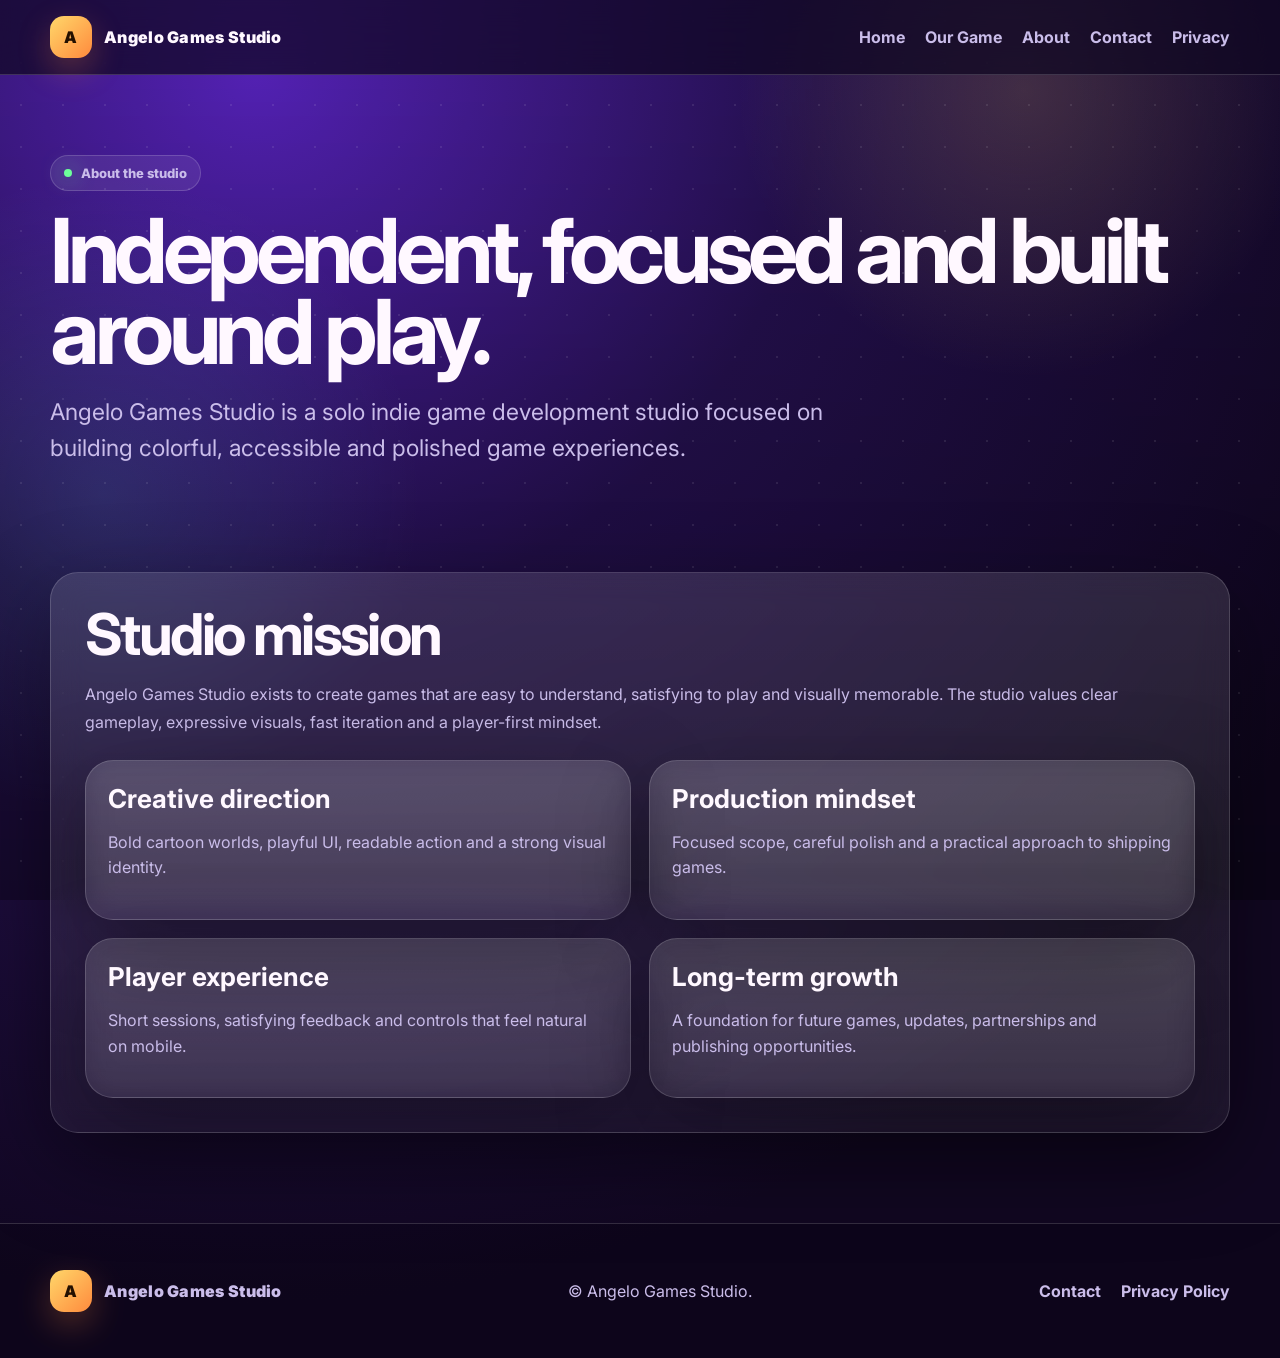
<file: about.html>
<!doctype html><html lang="en"><head><meta charset="utf-8"><meta name="viewport" content="width=device-width,initial-scale=1"><title>About — Angelo Games Studio</title><meta name="description" content="Learn about Angelo Games Studio, an independent game development studio."><link rel="icon" href="assets/favicon.svg"><link rel="stylesheet" href="styles.css"><link href="https://fonts.googleapis.com/css2?family=Inter:wght@500;700;800;900&display=swap" rel="stylesheet"></head><body><div class="stars"></div><header class="nav"><div class="container nav-inner"><a class="brand" href="index.html"><div class="logo">A</div><span>Angelo Games Studio</span></a><button class="mobile-toggle">Menu</button><nav class="links"><a href="index.html">Home</a><a href="game.html">Our Game</a><a href="about.html">About</a><a href="contact.html">Contact</a><a href="privacy.html">Privacy</a></nav></div></header><main><section class="page-hero"><div class="container"><div class="eyebrow"><span class="dot"></span>About the studio</div><h1>Independent, focused and built around play.</h1><p class="lead">Angelo Games Studio is a solo indie game development studio focused on building colorful, accessible and polished game experiences.</p></div></section><section class="text-page"><div class="container"><div class="card content-panel"><h2>Studio mission</h2><p>Angelo Games Studio exists to create games that are easy to understand, satisfying to play and visually memorable. The studio values clear gameplay, expressive visuals, fast iteration and a player-first mindset.</p><div class="mini-grid"><div class="card mini"><h3>Creative direction</h3><p>Bold cartoon worlds, playful UI, readable action and a strong visual identity.</p></div><div class="card mini"><h3>Production mindset</h3><p>Focused scope, careful polish and a practical approach to shipping games.</p></div><div class="card mini"><h3>Player experience</h3><p>Short sessions, satisfying feedback and controls that feel natural on mobile.</p></div><div class="card mini"><h3>Long-term growth</h3><p>A foundation for future games, updates, partnerships and publishing opportunities.</p></div></div></div></div></section></main><footer class="footer"><div class="container footer-grid"><div class="brand"><div class="logo">A</div><span>Angelo Games Studio</span></div><div>© Angelo Games Studio.</div><div class="links"><a href="contact.html">Contact</a><a href="privacy.html">Privacy Policy</a></div></div></footer><script src="script.js"></script></body></html>
</file>
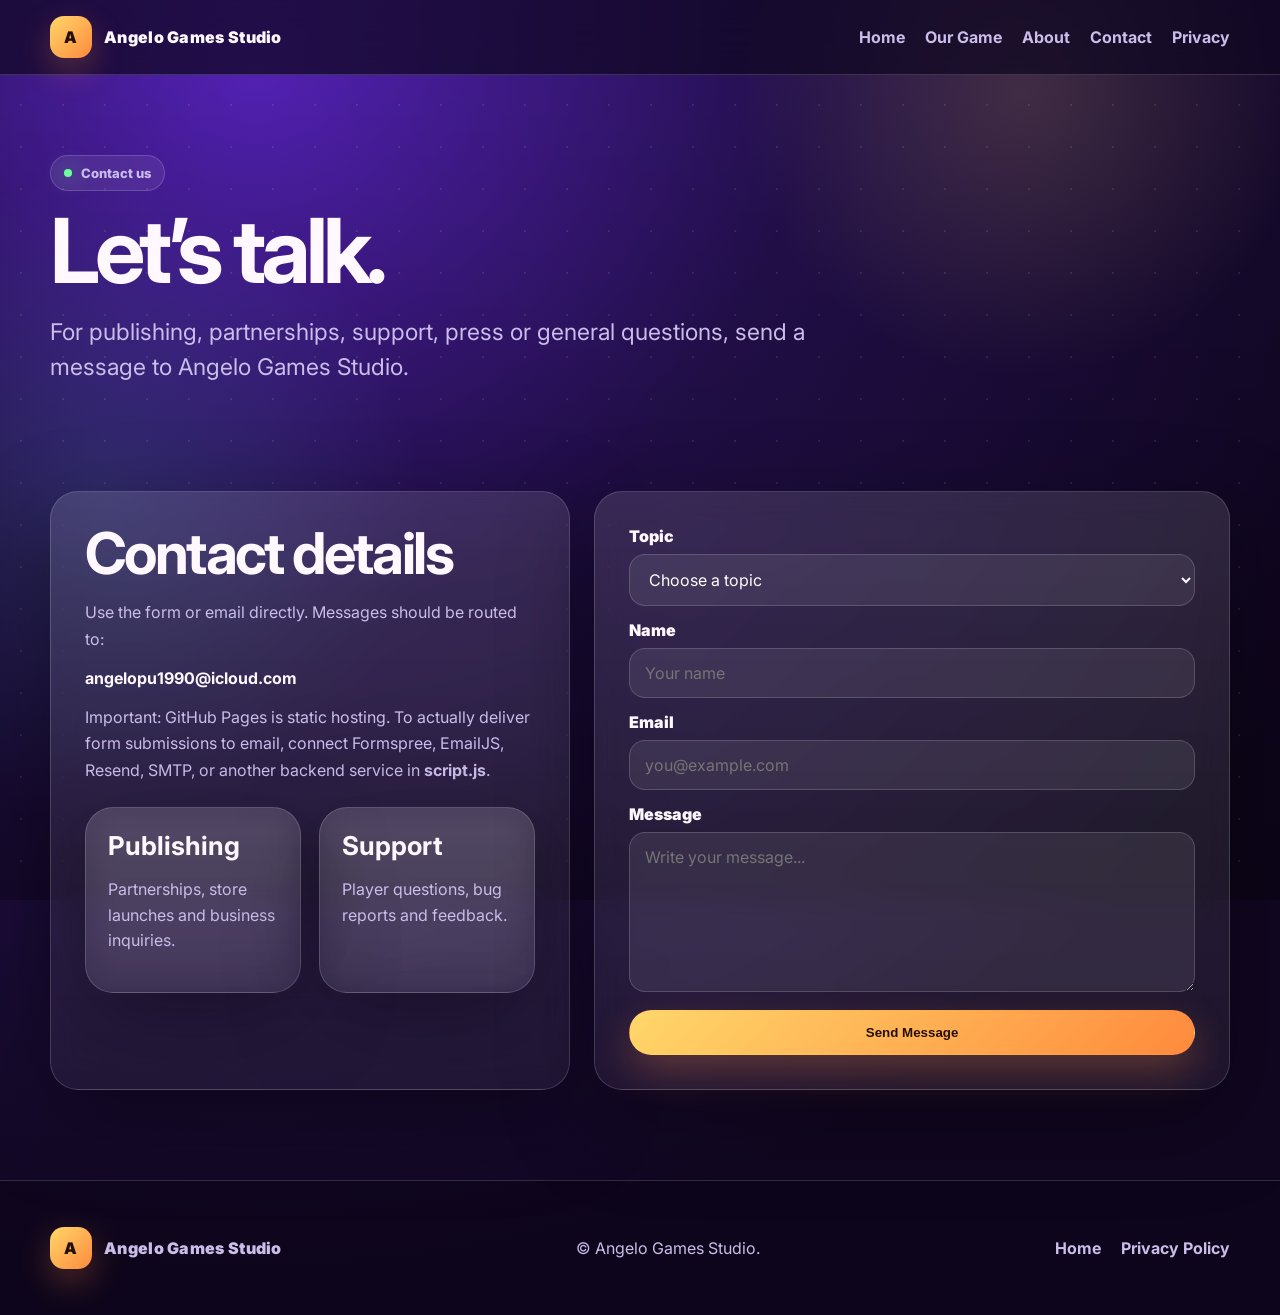
<file: contact.html>
<!doctype html><html lang="en"><head><meta charset="utf-8"><meta name="viewport" content="width=device-width,initial-scale=1"><title>Contact — Angelo Games Studio</title><meta name="description" content="Contact Angelo Games Studio for publishing, partnerships, support or general questions."><link rel="icon" href="assets/favicon.svg"><link rel="stylesheet" href="styles.css"><link href="https://fonts.googleapis.com/css2?family=Inter:wght@500;700;800;900&display=swap" rel="stylesheet"></head><body><div class="stars"></div><header class="nav"><div class="container nav-inner"><a class="brand" href="index.html"><div class="logo">A</div><span>Angelo Games Studio</span></a><button class="mobile-toggle">Menu</button><nav class="links"><a href="index.html">Home</a><a href="game.html">Our Game</a><a href="about.html">About</a><a href="contact.html">Contact</a><a href="privacy.html">Privacy</a></nav></div></header><main><section class="page-hero"><div class="container"><div class="eyebrow"><span class="dot"></span>Contact us</div><h1>Let’s talk.</h1><p class="lead">For publishing, partnerships, support, press or general questions, send a message to Angelo Games Studio.</p></div></section><section class="text-page"><div class="container contact-layout"><aside class="card contact-panel"><h2>Contact details</h2><p class="note">Use the form or email directly. Messages should be routed to:</p><p><strong>angelopu1990@icloud.com</strong></p><p class="note">Important: GitHub Pages is static hosting. To actually deliver form submissions to email, connect Formspree, EmailJS, Resend, SMTP, or another backend service in <strong>script.js</strong>.</p><div class="mini-grid"><div class="card mini"><h3>Publishing</h3><p>Partnerships, store launches and business inquiries.</p></div><div class="card mini"><h3>Support</h3><p>Player questions, bug reports and feedback.</p></div></div></aside><section class="card contact-panel"><form id="contactForm" class="form"><div class="field"><label for="topic">Topic</label><select id="topic" name="topic" required><option value="">Choose a topic</option><option>Publishing / Partnership</option><option>Game Support</option><option>Press</option><option>General Question</option></select></div><div class="field"><label for="name">Name</label><input id="name" name="name" type="text" placeholder="Your name" required></div><div class="field"><label for="email">Email</label><input id="email" name="email" type="email" placeholder="you@example.com" required></div><div class="field"><label for="message">Message</label><textarea id="message" name="message" placeholder="Write your message..." required></textarea></div><button class="btn btn-primary" type="submit">Send Message</button><div id="formNotice" class="notice" role="status"></div></form></section></div></section></main><footer class="footer"><div class="container footer-grid"><div class="brand"><div class="logo">A</div><span>Angelo Games Studio</span></div><div>© Angelo Games Studio.</div><div class="links"><a href="index.html">Home</a><a href="privacy.html">Privacy Policy</a></div></div></footer><script src="script.js"></script></body></html>
</file>
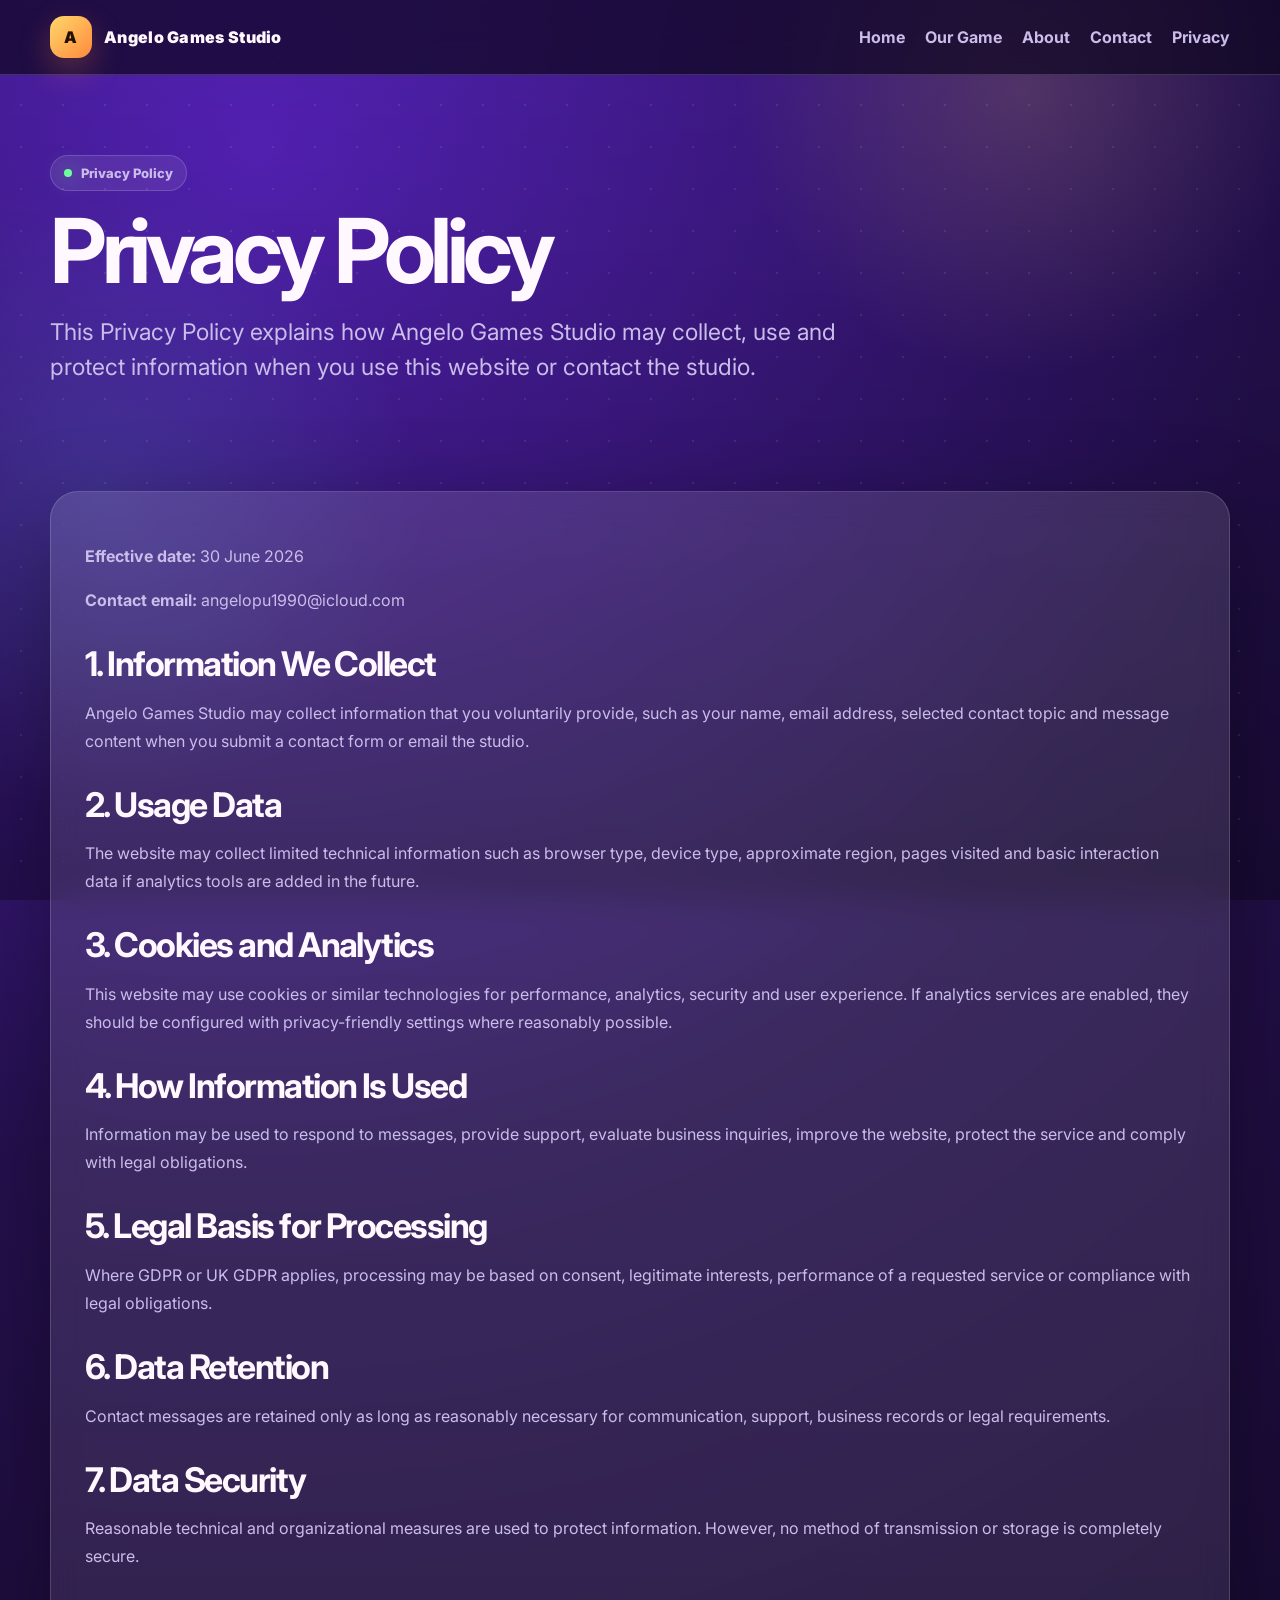
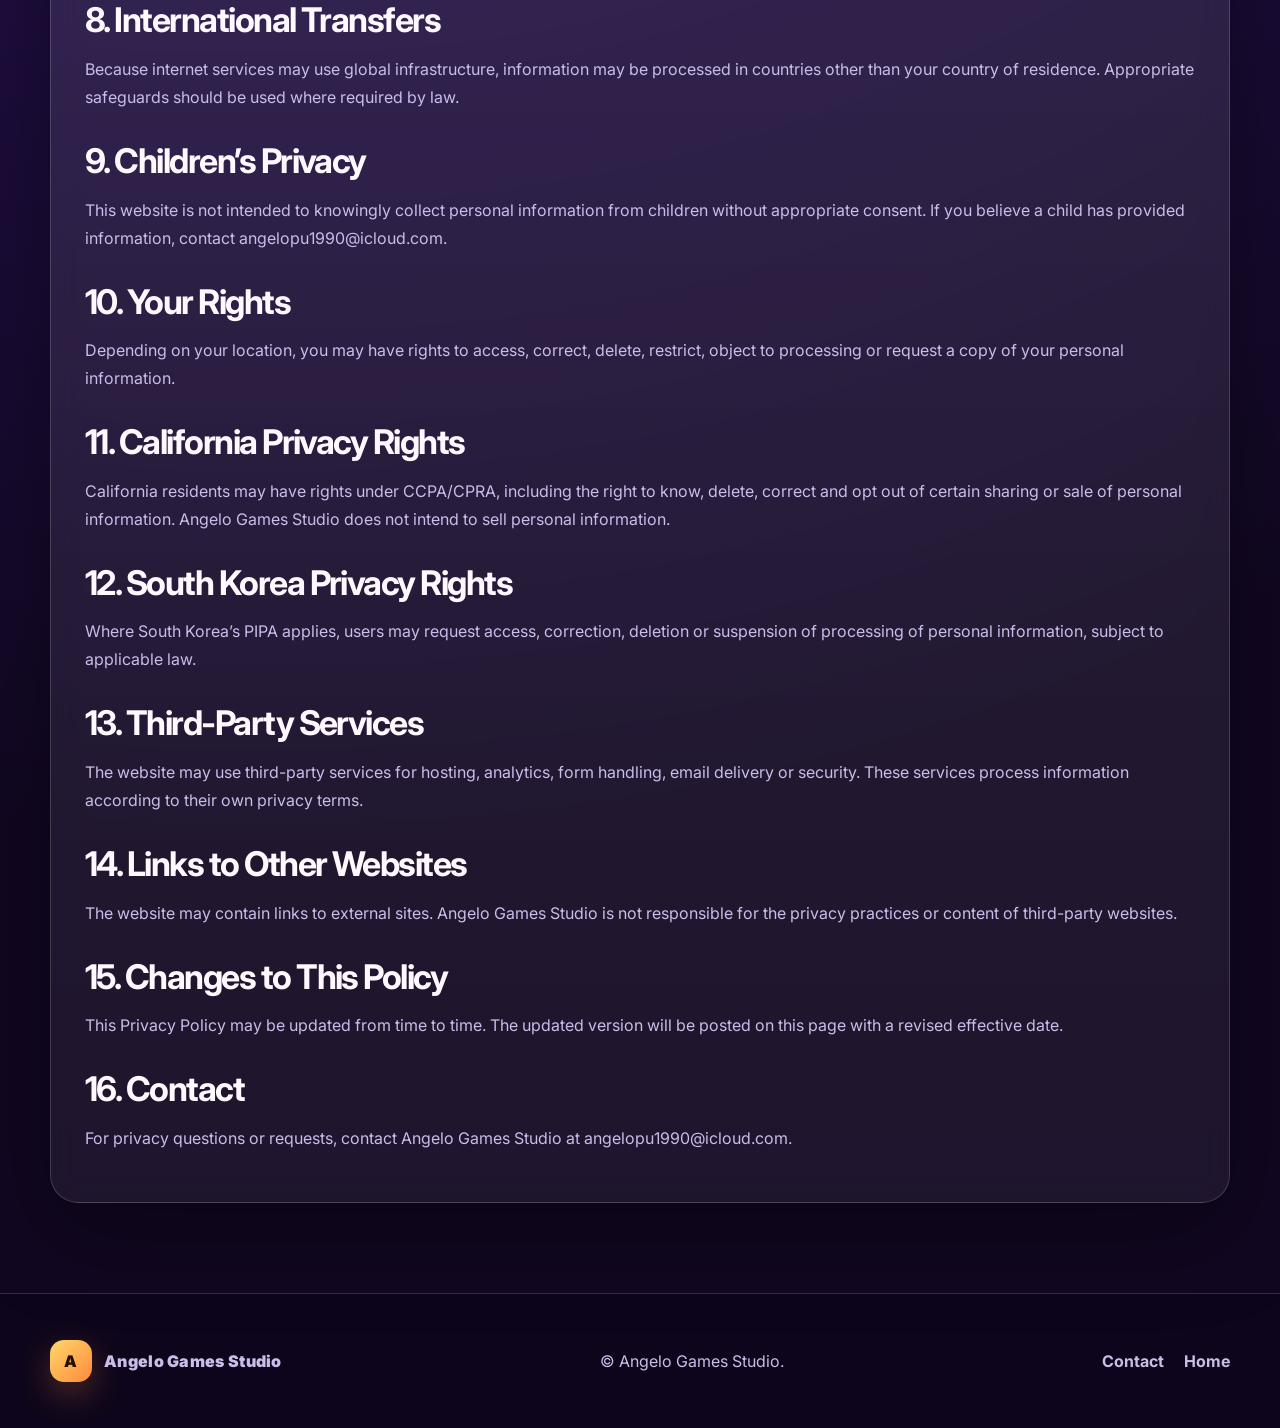
<file: privacy.html>
<!doctype html><html lang="en"><head><meta charset="utf-8"><meta name="viewport" content="width=device-width,initial-scale=1"><title>Privacy Policy — Angelo Games Studio</title><meta name="description" content="Privacy Policy for Angelo Games Studio."><link rel="icon" href="assets/favicon.svg"><link rel="stylesheet" href="styles.css"><link href="https://fonts.googleapis.com/css2?family=Inter:wght@500;700;800;900&display=swap" rel="stylesheet"></head><body><div class="stars"></div><header class="nav"><div class="container nav-inner"><a class="brand" href="index.html"><div class="logo">A</div><span>Angelo Games Studio</span></a><button class="mobile-toggle">Menu</button><nav class="links"><a href="index.html">Home</a><a href="game.html">Our Game</a><a href="about.html">About</a><a href="contact.html">Contact</a><a href="privacy.html">Privacy</a></nav></div></header><main><section class="page-hero"><div class="container"><div class="eyebrow"><span class="dot"></span>Privacy Policy</div><h1>Privacy Policy</h1><p class="lead">This Privacy Policy explains how Angelo Games Studio may collect, use and protect information when you use this website or contact the studio.</p></div></section><section class="text-page"><div class="container"><article class="card policy"><p><strong>Effective date:</strong> 30 June 2026</p><p><strong>Contact email:</strong> angelopu1990@icloud.com</p><h2>1. Information We Collect</h2><p>Angelo Games Studio may collect information that you voluntarily provide, such as your name, email address, selected contact topic and message content when you submit a contact form or email the studio.</p><h2>2. Usage Data</h2><p>The website may collect limited technical information such as browser type, device type, approximate region, pages visited and basic interaction data if analytics tools are added in the future.</p><h2>3. Cookies and Analytics</h2><p>This website may use cookies or similar technologies for performance, analytics, security and user experience. If analytics services are enabled, they should be configured with privacy-friendly settings where reasonably possible.</p><h2>4. How Information Is Used</h2><p>Information may be used to respond to messages, provide support, evaluate business inquiries, improve the website, protect the service and comply with legal obligations.</p><h2>5. Legal Basis for Processing</h2><p>Where GDPR or UK GDPR applies, processing may be based on consent, legitimate interests, performance of a requested service or compliance with legal obligations.</p><h2>6. Data Retention</h2><p>Contact messages are retained only as long as reasonably necessary for communication, support, business records or legal requirements.</p><h2>7. Data Security</h2><p>Reasonable technical and organizational measures are used to protect information. However, no method of transmission or storage is completely secure.</p><h2>8. International Transfers</h2><p>Because internet services may use global infrastructure, information may be processed in countries other than your country of residence. Appropriate safeguards should be used where required by law.</p><h2>9. Children’s Privacy</h2><p>This website is not intended to knowingly collect personal information from children without appropriate consent. If you believe a child has provided information, contact angelopu1990@icloud.com.</p><h2>10. Your Rights</h2><p>Depending on your location, you may have rights to access, correct, delete, restrict, object to processing or request a copy of your personal information.</p><h2>11. California Privacy Rights</h2><p>California residents may have rights under CCPA/CPRA, including the right to know, delete, correct and opt out of certain sharing or sale of personal information. Angelo Games Studio does not intend to sell personal information.</p><h2>12. South Korea Privacy Rights</h2><p>Where South Korea’s PIPA applies, users may request access, correction, deletion or suspension of processing of personal information, subject to applicable law.</p><h2>13. Third-Party Services</h2><p>The website may use third-party services for hosting, analytics, form handling, email delivery or security. These services process information according to their own privacy terms.</p><h2>14. Links to Other Websites</h2><p>The website may contain links to external sites. Angelo Games Studio is not responsible for the privacy practices or content of third-party websites.</p><h2>15. Changes to This Policy</h2><p>This Privacy Policy may be updated from time to time. The updated version will be posted on this page with a revised effective date.</p><h2>16. Contact</h2><p>For privacy questions or requests, contact Angelo Games Studio at angelopu1990@icloud.com.</p></article></div></section></main><footer class="footer"><div class="container footer-grid"><div class="brand"><div class="logo">A</div><span>Angelo Games Studio</span></div><div>© Angelo Games Studio.</div><div class="links"><a href="contact.html">Contact</a><a href="index.html">Home</a></div></div></footer><script src="script.js"></script></body></html>
</file>
<file: styles.css>
:root{
  --bg:#120725;--bg2:#26105b;--card:rgba(255,255,255,.09);--card2:rgba(255,255,255,.14);--text:#fff8ff;--muted:#cabdea;--gold:#ffd76a;--orange:#ff8a3d;--green:#6dff9a;--cyan:#6ce6ff;--pink:#ff69c8;--line:rgba(255,255,255,.16);--shadow:0 30px 90px rgba(0,0,0,.35);--radius:28px;--max:1180px}
*{box-sizing:border-box}html{scroll-behavior:smooth}body{margin:0;font-family:Inter,system-ui,-apple-system,Segoe UI,Roboto,Arial,sans-serif;background:radial-gradient(circle at 20% 5%,#5522b8 0,#24104d 34%,#110721 75%);color:var(--text);overflow-x:hidden}body:before{content:"";position:fixed;inset:0;pointer-events:none;background:radial-gradient(circle at 80% 10%,rgba(255,215,106,.16),transparent 22%),radial-gradient(circle at 8% 55%,rgba(108,230,255,.12),transparent 25%),linear-gradient(180deg,transparent,rgba(0,0,0,.26));z-index:-2}.stars{position:fixed;inset:0;pointer-events:none;z-index:-1;background-image:radial-gradient(#fff 1px,transparent 1px);background-size:42px 42px;opacity:.09}a{color:inherit;text-decoration:none}img{max-width:100%;display:block}.container{width:min(var(--max),calc(100% - 36px));margin:auto}.nav{position:sticky;top:0;z-index:50;background:rgba(16,7,34,.72);backdrop-filter:blur(18px);border-bottom:1px solid var(--line)}.nav-inner{height:74px;display:flex;align-items:center;justify-content:space-between;gap:20px}.brand{display:flex;align-items:center;gap:12px;font-weight:900;letter-spacing:.3px}.logo{width:42px;height:42px;border-radius:14px;background:linear-gradient(135deg,var(--gold),var(--orange));display:grid;place-items:center;color:#241000;font-weight:1000;box-shadow:0 12px 32px rgba(255,138,61,.28)}.links{display:flex;gap:20px;align-items:center;color:var(--muted);font-weight:700}.links a:hover{color:white}.btn{display:inline-flex;align-items:center;justify-content:center;gap:10px;border:1px solid transparent;border-radius:999px;padding:14px 22px;font-weight:900;cursor:pointer;transition:.25s transform,.25s box-shadow,.25s background}.btn:hover{transform:translateY(-2px)}.btn-primary{background:linear-gradient(135deg,var(--gold),var(--orange));color:#241000;box-shadow:0 16px 38px rgba(255,138,61,.28)}.btn-ghost{background:rgba(255,255,255,.08);border-color:var(--line);color:white}.hero{position:relative;padding:72px 0 88px;min-height:calc(100vh - 74px);display:grid;align-items:center}.hero-grid{display:grid;grid-template-columns:1.02fr .98fr;gap:46px;align-items:center}.eyebrow{display:inline-flex;align-items:center;gap:9px;padding:9px 13px;border:1px solid var(--line);border-radius:999px;background:rgba(255,255,255,.08);color:var(--muted);font-weight:800;font-size:13px}.dot{width:8px;height:8px;border-radius:50%;background:var(--green);box-shadow:0 0 22px var(--green)}h1{font-size:clamp(44px,7vw,92px);line-height:.9;margin:20px 0 20px;letter-spacing:-.06em}h2{font-size:clamp(32px,4.5vw,58px);line-height:.96;margin:0 0 18px;letter-spacing:-.045em}h3{font-size:26px;margin:0 0 10px}.lead{font-size:clamp(18px,2vw,23px);line-height:1.55;color:var(--muted);max-width:680px}.hero-actions{display:flex;gap:14px;flex-wrap:wrap;margin-top:30px}.stat-row{display:grid;grid-template-columns:repeat(3,1fr);gap:12px;margin-top:34px}.stat{padding:18px;border:1px solid var(--line);border-radius:22px;background:rgba(255,255,255,.07)}.stat strong{display:block;font-size:24px}.stat span{color:var(--muted);font-size:13px}.showcase{position:relative;min-height:620px}.orb{position:absolute;border-radius:50%;filter:blur(.1px);animation:float 6s ease-in-out infinite}.orb.one{width:100px;height:100px;background:linear-gradient(135deg,var(--pink),var(--orange));left:0;top:40px}.orb.two{width:72px;height:72px;background:linear-gradient(135deg,var(--cyan),var(--green));right:8%;bottom:90px;animation-delay:-2s}.dice{position:absolute;width:86px;height:86px;border-radius:22px;background:linear-gradient(145deg,#fff,#c4b7ff);box-shadow:var(--shadow);transform:rotate(14deg);display:grid;grid-template-columns:repeat(2,1fr);gap:9px;padding:19px;animation:float 7s ease-in-out infinite}.dice i{border-radius:50%;background:#4b1aa8}.dice.d1{right:5%;top:24px}.dice.d2{left:2%;bottom:96px;width:66px;height:66px;padding:15px;animation-delay:-3s}.phone-stack{position:absolute;inset:54px 36px 30px 80px}.phone{position:absolute;width:245px;border:9px solid rgba(255,255,255,.18);border-radius:34px;background:#140824;box-shadow:0 34px 80px rgba(0,0,0,.5);overflow:hidden;transform:rotate(var(--r));transition:.35s transform}.phone:hover{transform:rotate(var(--r)) translateY(-10px) scale(1.03)}.phone img{width:100%;height:420px;object-fit:cover}.p1{left:38px;top:20px;--r:-8deg;z-index:2}.p2{right:42px;top:90px;--r:8deg;z-index:3}.p3{left:190px;bottom:18px;--r:2deg;z-index:4}.section{padding:96px 0;position:relative}.section-head{display:flex;justify-content:space-between;gap:28px;align-items:end;margin-bottom:34px}.section-head p{color:var(--muted);line-height:1.6;max-width:560px}.card{border:1px solid var(--line);background:linear-gradient(180deg,rgba(255,255,255,.12),rgba(255,255,255,.06));border-radius:var(--radius);box-shadow:var(--shadow);backdrop-filter:blur(16px)}.about-grid{display:grid;grid-template-columns:1fr 1fr 1fr;gap:18px}.feature-card{padding:30px}.feature-icon{width:58px;height:58px;border-radius:20px;display:grid;place-items:center;background:linear-gradient(135deg,rgba(255,215,106,.95),rgba(255,105,200,.95));color:#230b30;font-size:28px;margin-bottom:22px}.feature-card p{color:var(--muted);line-height:1.65}.game-card{display:grid;grid-template-columns:.9fr 1.1fr;gap:26px;overflow:hidden;padding:24px}.game-poster{border-radius:24px;overflow:hidden;min-height:540px;background:#000}.game-poster img{width:100%;height:100%;object-fit:cover}.badge{display:inline-flex;border:1px solid rgba(255,215,106,.45);background:rgba(255,215,106,.14);color:var(--gold);padding:8px 12px;border-radius:999px;font-weight:900;font-size:13px}.game-info{padding:28px}.game-info p{color:var(--muted);line-height:1.7}.chips{display:flex;flex-wrap:wrap;gap:10px;margin:24px 0}.chip{padding:10px 13px;border-radius:999px;background:rgba(255,255,255,.08);border:1px solid var(--line);color:var(--muted);font-weight:800;font-size:13px}.gallery{display:grid;grid-template-columns:repeat(3,1fr);gap:18px}.shot-card{border-radius:26px;overflow:hidden;border:1px solid var(--line);background:rgba(0,0,0,.25);box-shadow:0 22px 60px rgba(0,0,0,.28);transition:.28s transform,.28s box-shadow}.shot-card:hover{transform:translateY(-8px) rotate(.8deg);box-shadow:0 34px 90px rgba(0,0,0,.38)}.shot-card img{width:100%;height:360px;object-fit:cover}.cta-band{padding:44px;display:flex;align-items:center;justify-content:space-between;gap:24px;background:linear-gradient(135deg,rgba(255,215,106,.18),rgba(108,230,255,.12),rgba(255,105,200,.14))}.footer{padding:46px 0;border-top:1px solid var(--line);background:rgba(0,0,0,.18);color:var(--muted)}.footer-grid{display:flex;align-items:center;justify-content:space-between;gap:20px;flex-wrap:wrap}.page-hero{padding:80px 0 46px}.page-hero .lead{max-width:820px}.text-page{padding:36px 0 90px}.policy,.contact-panel,.content-panel{padding:34px}.policy h2{font-size:34px;margin-top:34px}.policy p,.policy li,.content-panel p{color:var(--muted);line-height:1.75}.contact-layout{display:grid;grid-template-columns:.9fr 1.1fr;gap:24px}.form{display:grid;gap:14px}.field label{display:block;font-weight:900;margin-bottom:8px}.field input,.field select,.field textarea{width:100%;border:1px solid var(--line);border-radius:16px;background:rgba(255,255,255,.08);color:white;padding:14px 15px;font:inherit;outline:none}.field textarea{min-height:160px;resize:vertical}.note{color:var(--muted);line-height:1.65}.notice{display:none;margin-top:14px;padding:14px;border-radius:16px;background:rgba(109,255,154,.12);border:1px solid rgba(109,255,154,.35);color:#d9ffe4}.mini-grid{display:grid;grid-template-columns:repeat(2,1fr);gap:18px;margin-top:24px}.mini{padding:22px}.mini p{color:var(--muted);line-height:1.6}.mobile-toggle{display:none;background:rgba(255,255,255,.08);border:1px solid var(--line);border-radius:14px;color:white;padding:10px 12px;font-weight:900}@keyframes float{0%,100%{transform:translateY(0) rotate(10deg)}50%{transform:translateY(-18px) rotate(18deg)}}@media(max-width:900px){.mobile-toggle{display:block}.links{position:absolute;left:18px;right:18px;top:82px;display:none;flex-direction:column;padding:20px;border:1px solid var(--line);border-radius:24px;background:rgba(17,7,33,.96)}.links.open{display:flex}.hero-grid,.game-card,.contact-layout{grid-template-columns:1fr}.showcase{min-height:560px}.phone-stack{inset:30px 0}.about-grid,.gallery{grid-template-columns:1fr 1fr}.section-head{display:block}.cta-band{display:block}.cta-band .btn{margin-top:18px}}@media(max-width:620px){.container{width:min(100% - 24px,var(--max))}.hero{padding-top:42px}.stat-row,.about-grid,.gallery,.mini-grid{grid-template-columns:1fr}.showcase{min-height:520px}.phone{width:190px}.phone img{height:330px}.p1{left:0}.p2{right:0}.p3{left:95px}.shot-card img{height:auto;max-height:560px;object-fit:contain;background:#08030f}.nav-inner{height:66px}.brand span{font-size:14px}.section{padding:68px 0}}
</file>
